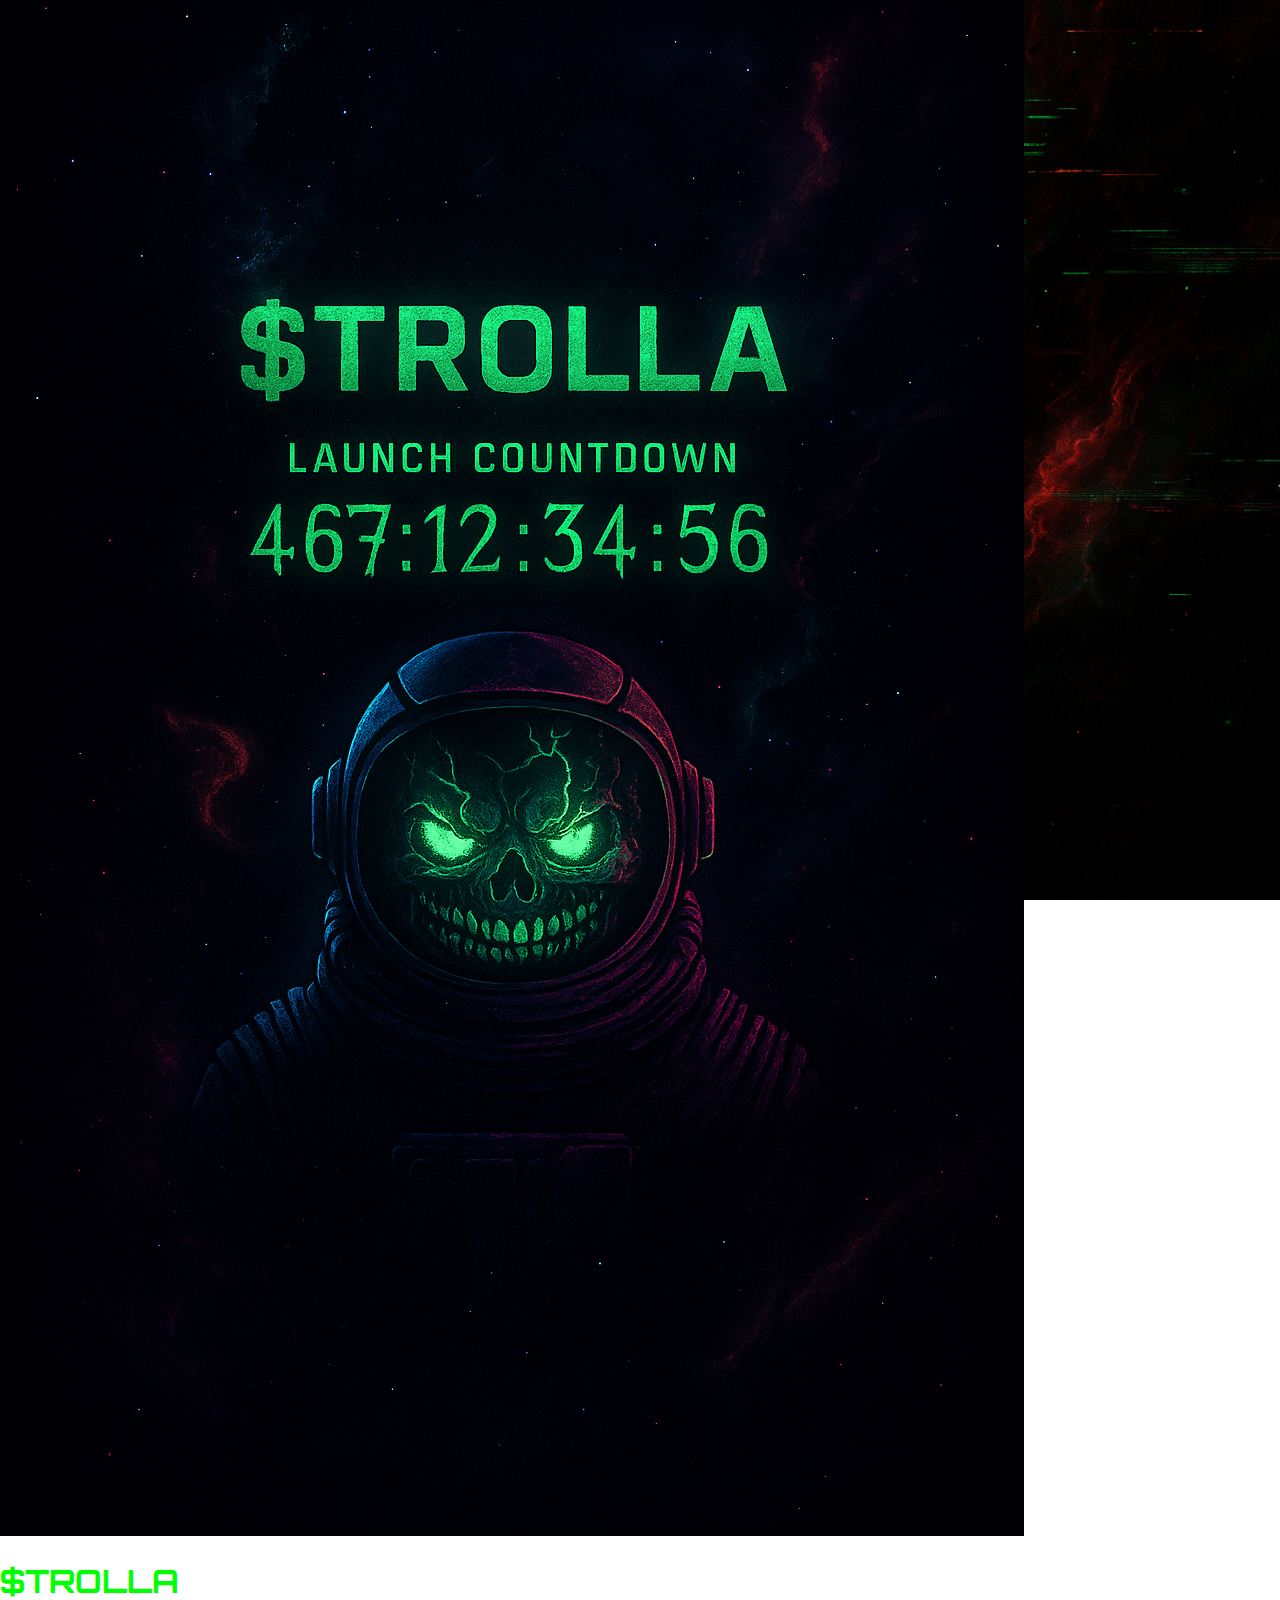
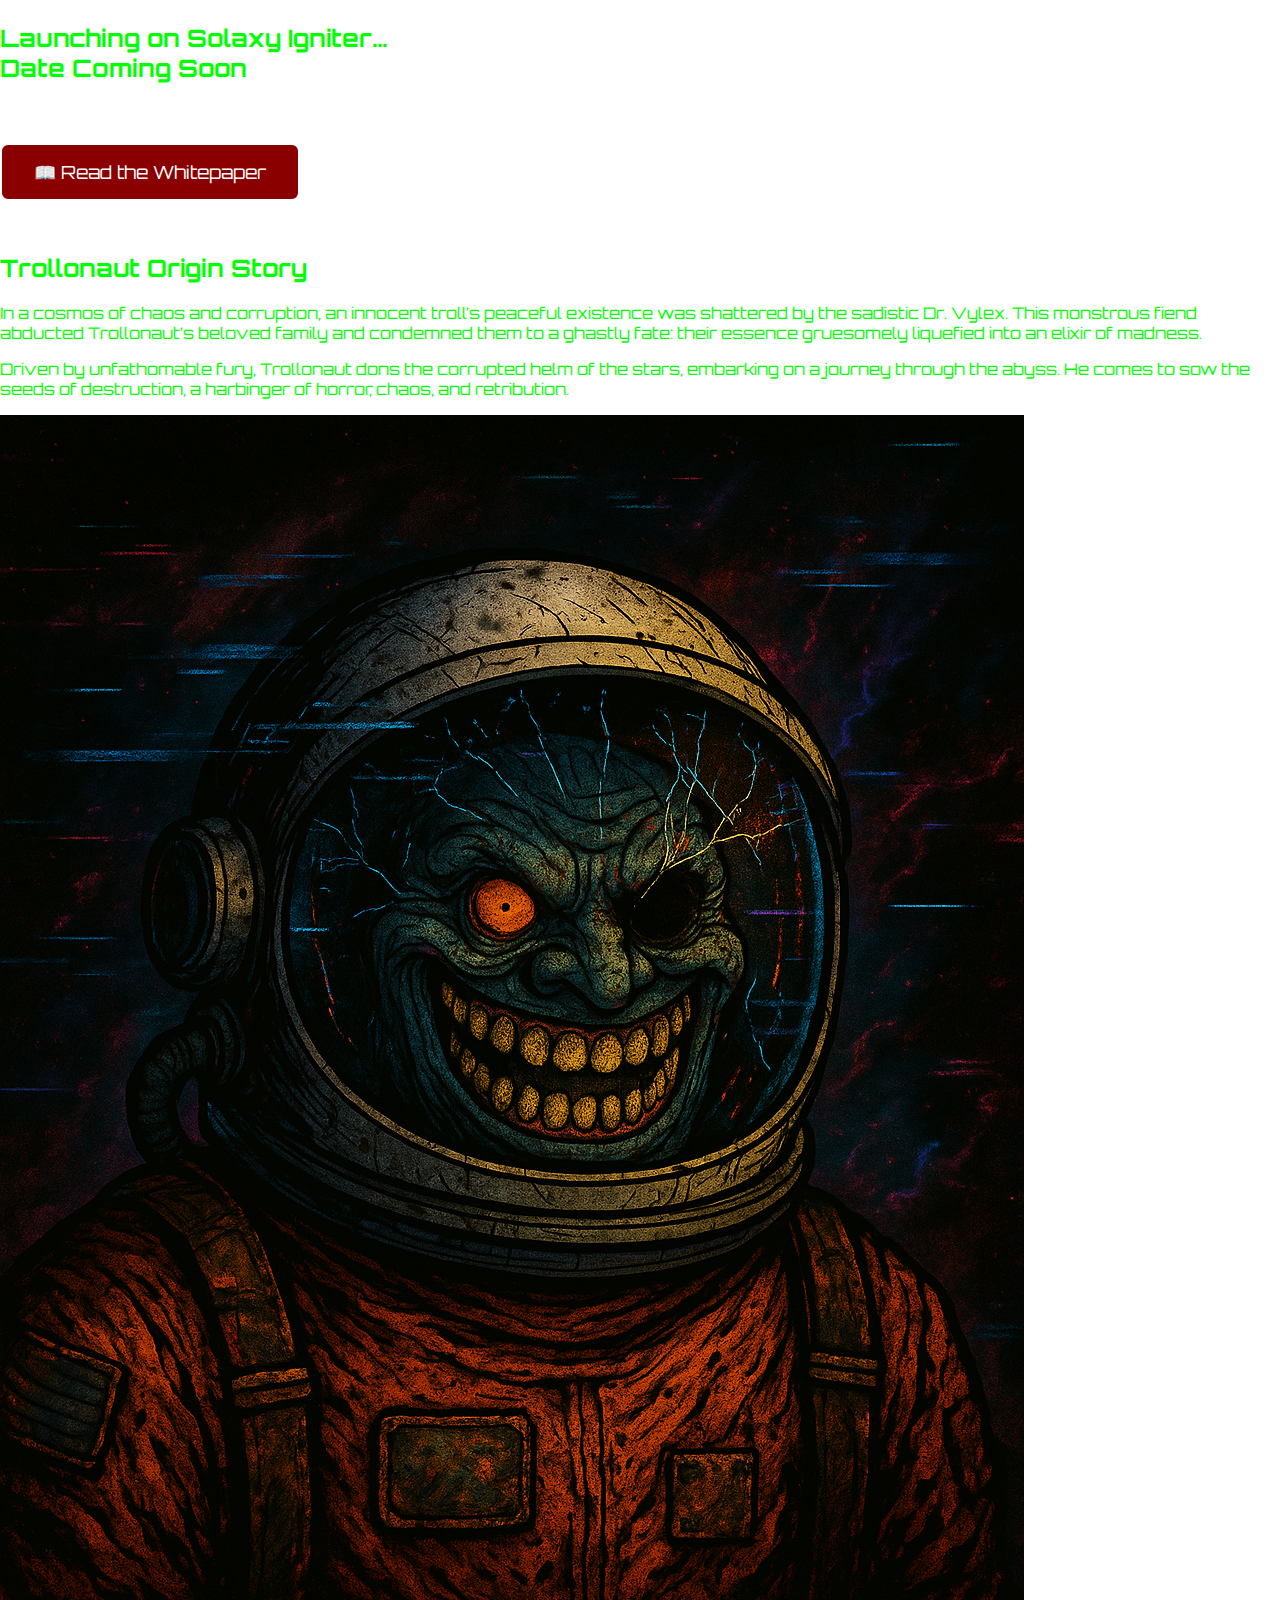
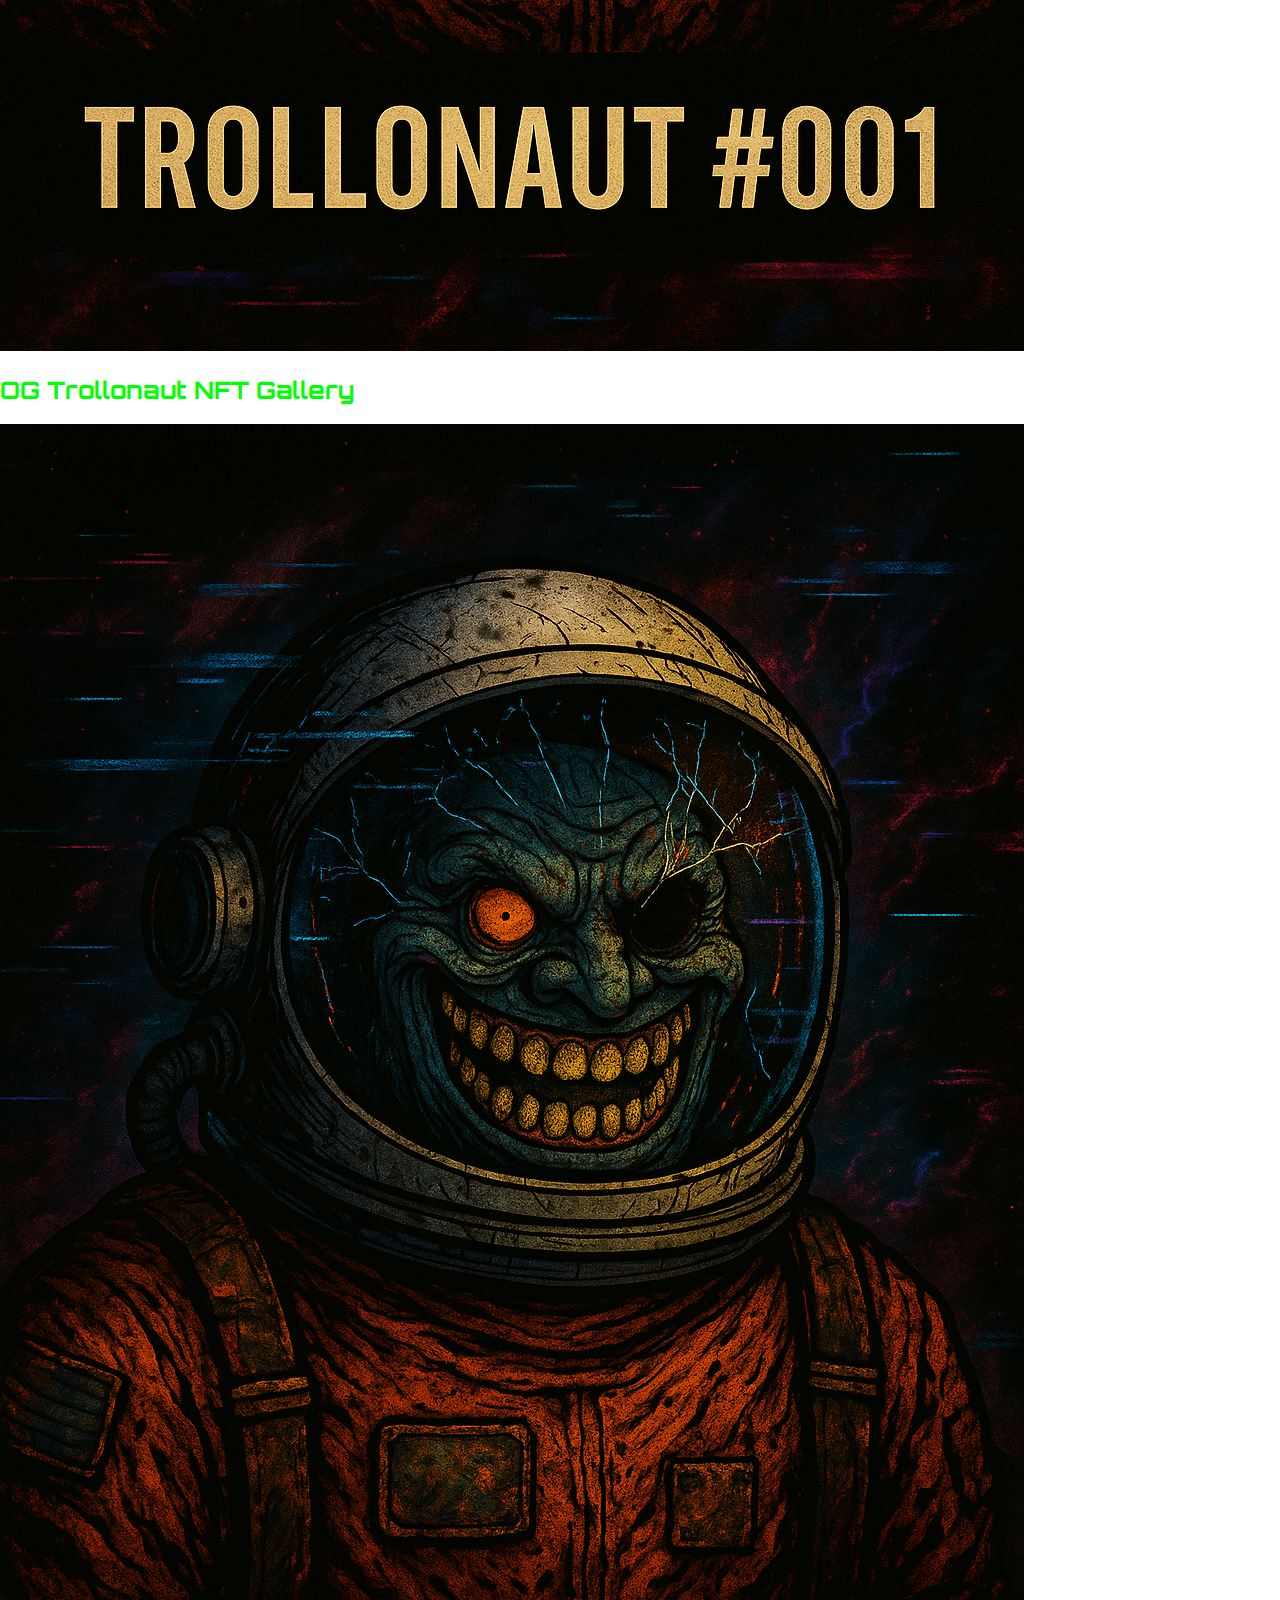
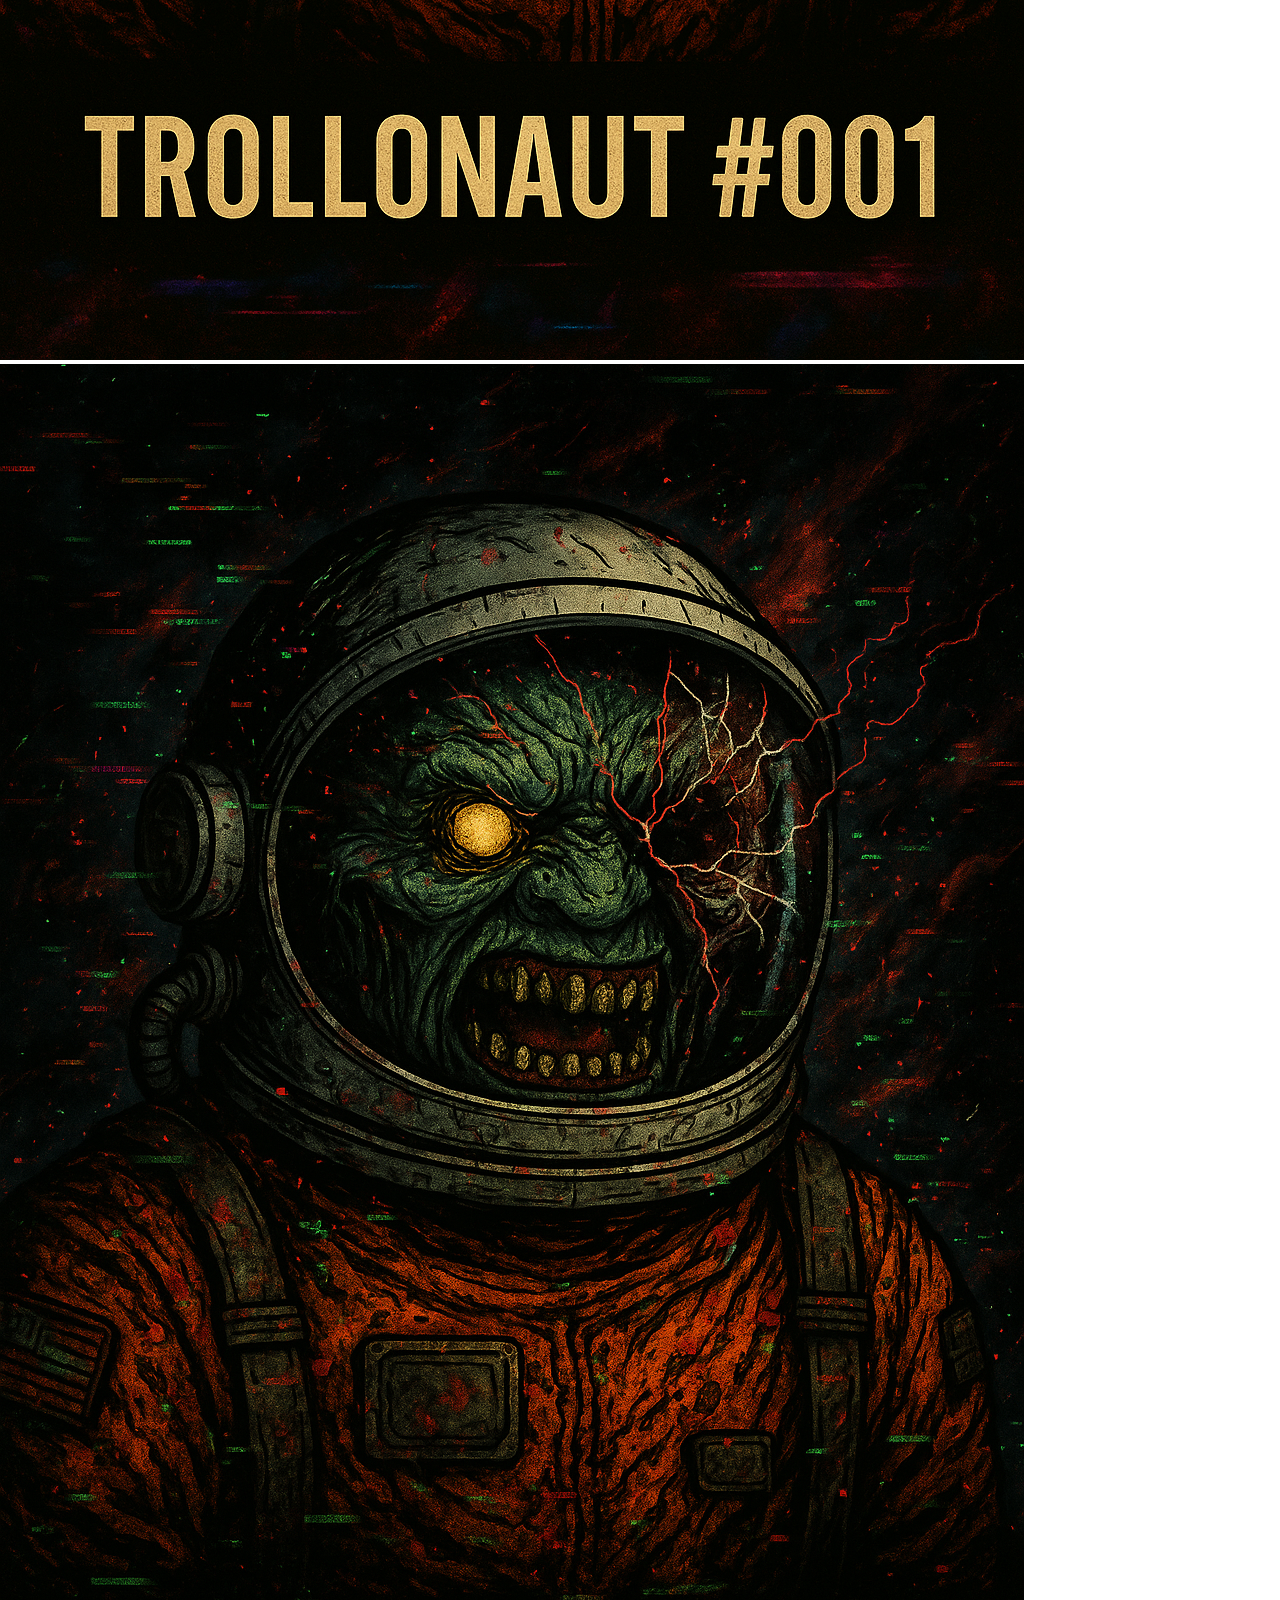
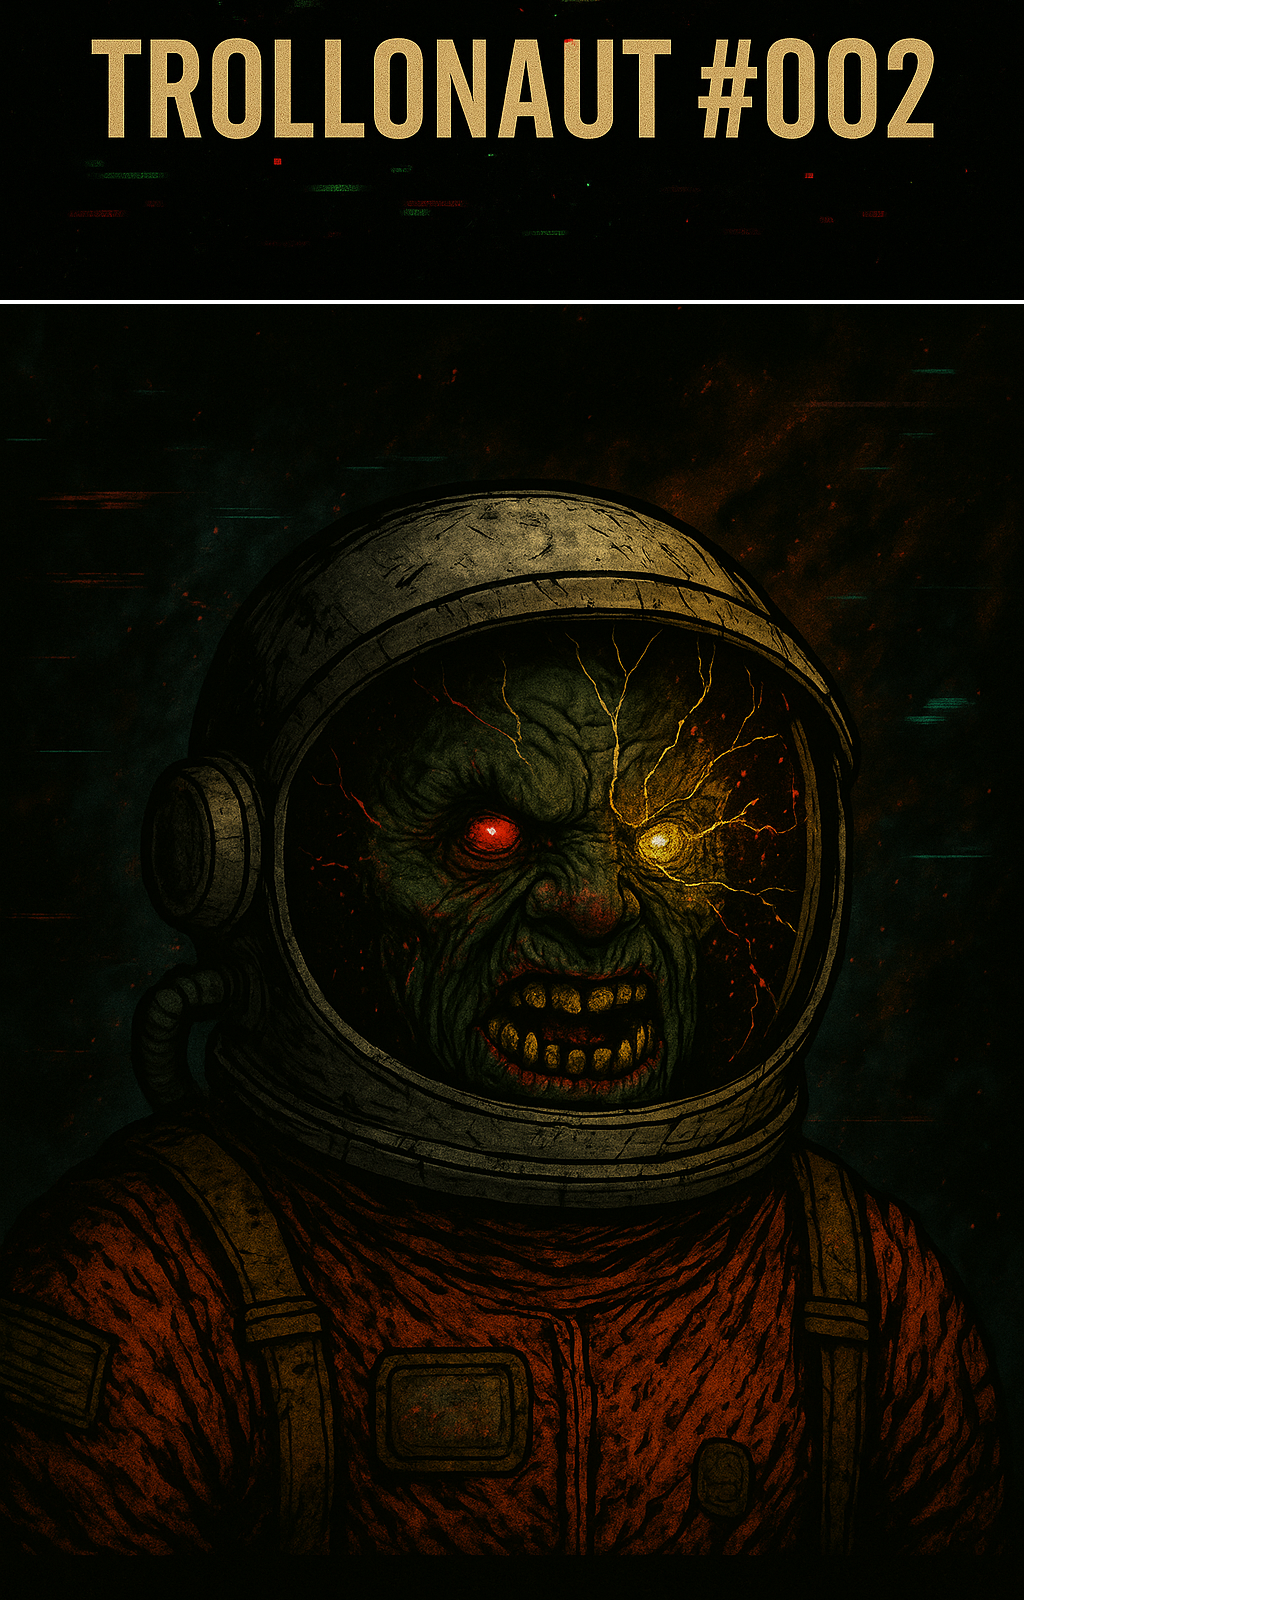
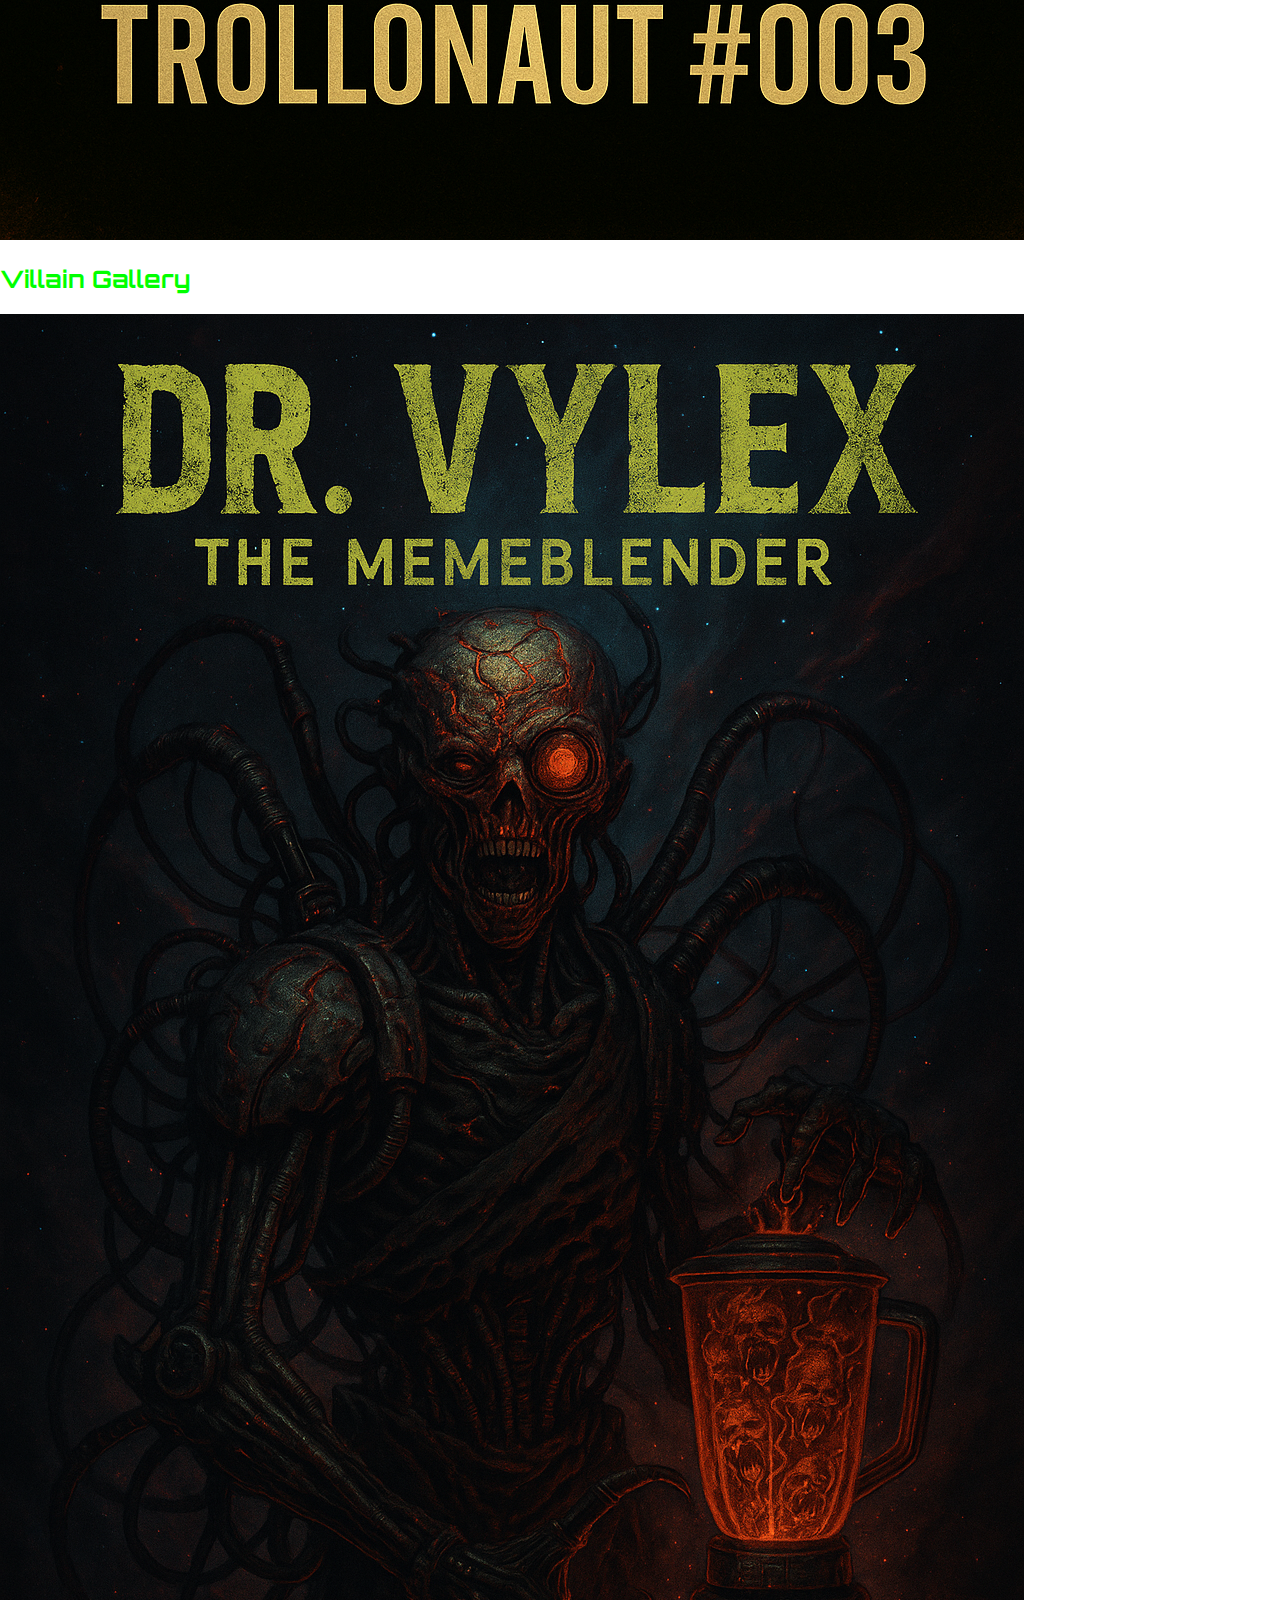
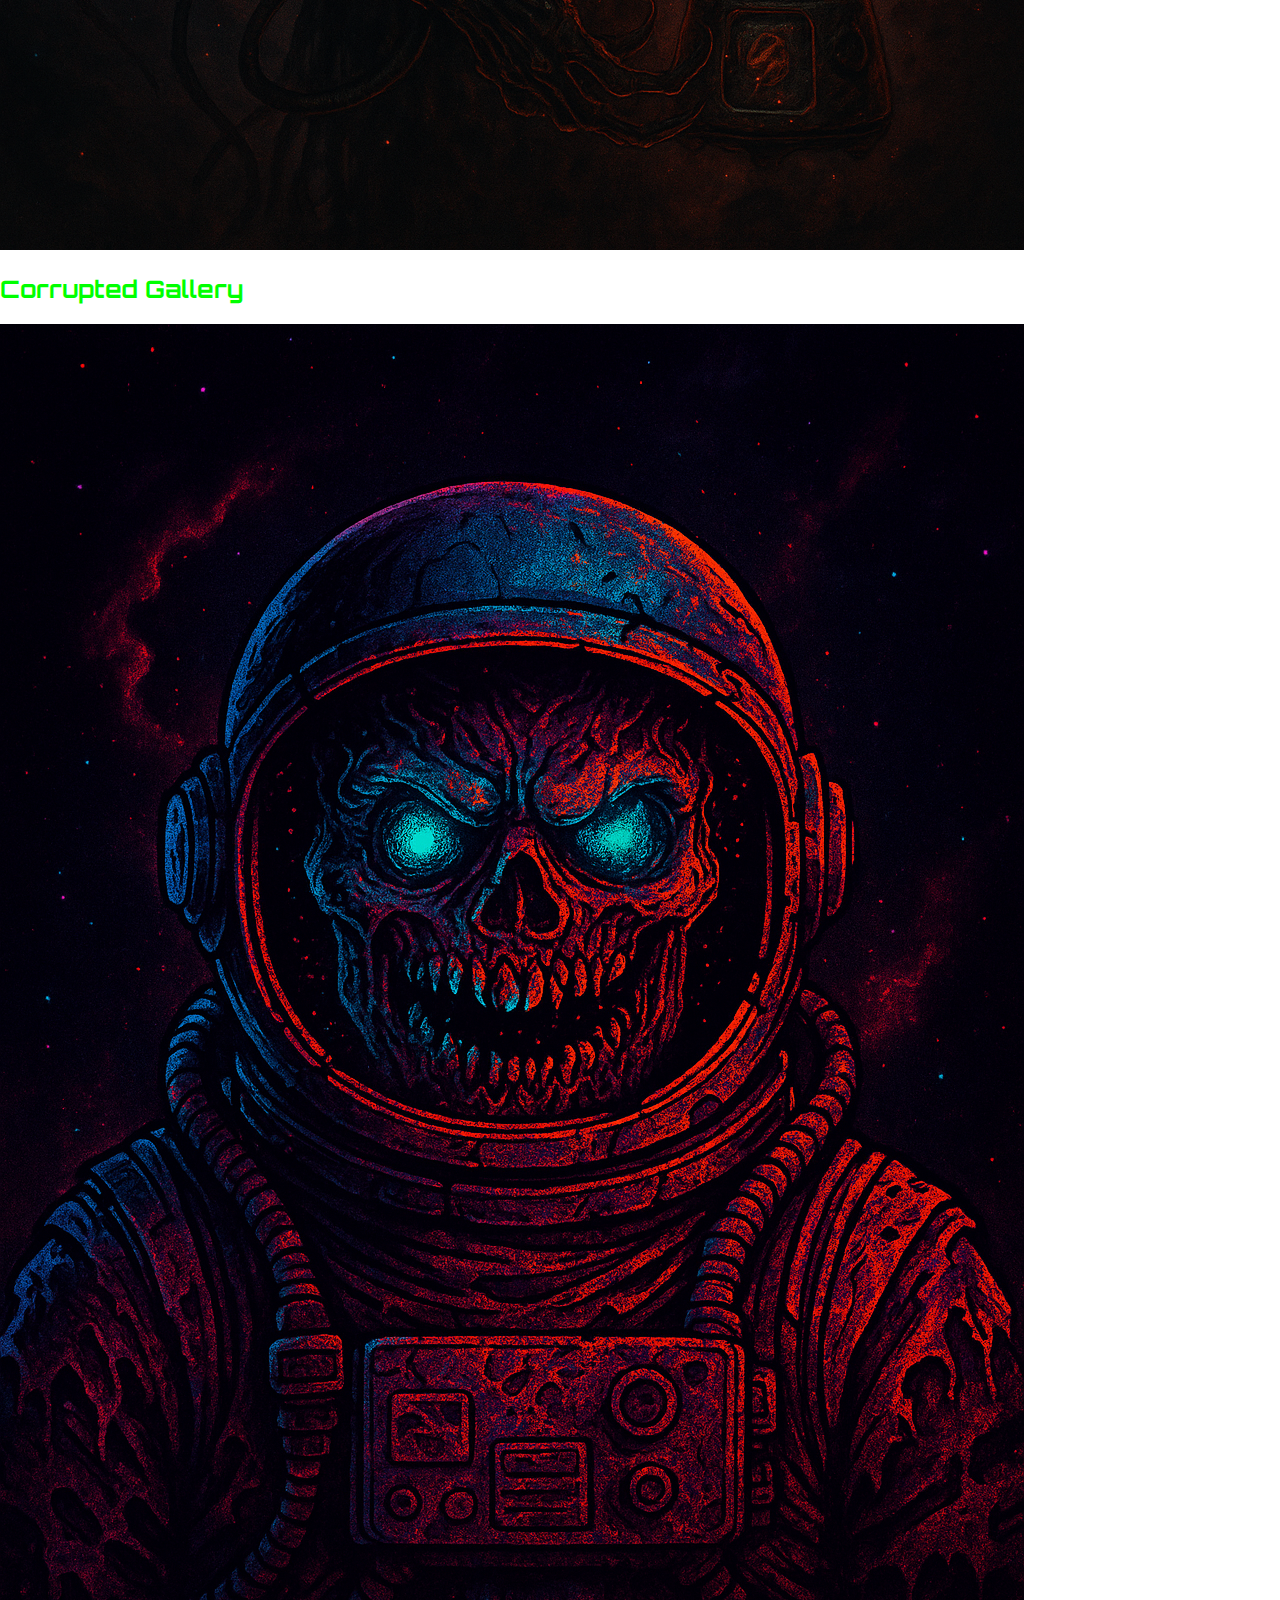
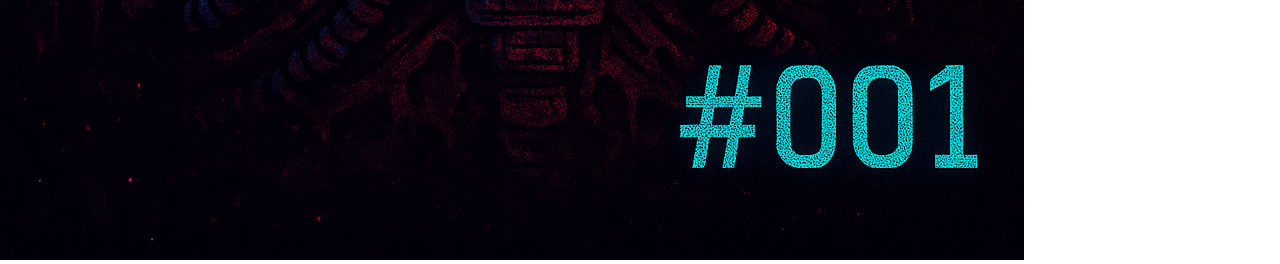
<file: index.html>
<!DOCTYPE html>
<html lang="en">
<head>
  <meta charset="UTF-8">
  <meta name="viewport" content="width=device-width, initial-scale=1">
  <title>$TROLLA Homepage</title>
  <link rel="stylesheet" href="style.css">
  <link href="https://fonts.googleapis.com/css2?family=Orbitron:wght@600&display=swap" rel="stylesheet">
</head>
<body>
  <header class="hero">
    <img src="/assets/hero_banner.png" alt="Trollonaut Hero Banner" class="hero-image">
  </header>

  <section id="launch" class="section-center">
    <h1>$TROLLA</h1>
    <h2>Launching on Solaxy Igniter...<br>Date Coming Soon</h2>
    <br><br>
    <a href="/whitepaper/whitepaper.html" class="whitepaper-button">📖 Read the Whitepaper</a>
  </section>

  <section id="story" class="section-center">
    <h2>Trollonaut Origin Story</h2>
    <p>In a cosmos of chaos and corruption, an innocent troll’s peaceful existence was shattered by the sadistic Dr. Vylex. This monstrous fiend abducted Trollonaut’s beloved family and condemned them to a ghastly fate: their essence gruesomely liquefied into an elixir of madness.</p>
    <p>Driven by unfathomable fury, Trollonaut dons the corrupted helm of the stars, embarking on a journey through the abyss. He comes to sow the seeds of destruction, a harbinger of horror, chaos, and retribution.</p>
    <img src="Trollonaut_001.png" alt="Trollonaut #001" class="story-image">
  </section>

  <section id="galleries" class="section-center">
    <h2>OG Trollonaut NFT Gallery</h2>
    <div class="gallery">
      <img src="Trollonaut_001.png" alt="Trollonaut #001">
      <img src="Trollonaut_002.png" alt="Trollonaut #002">
      <img src="Trollonaut_003.png" alt="Trollonaut #003">
    </div>

    <h2>Villain Gallery</h2>
    <div class="gallery">
      <img src="/assets/Dr_Vylex_NFT_1.png" alt="Dr. Vylex">
    </div>

    <h2>Corrupted Gallery</h2>
    <div class="gallery">
      <img src="/assets/corrupted_001.png" alt="Corrupted #001">
    </div>
  </section>
</body>
</html>
</file>
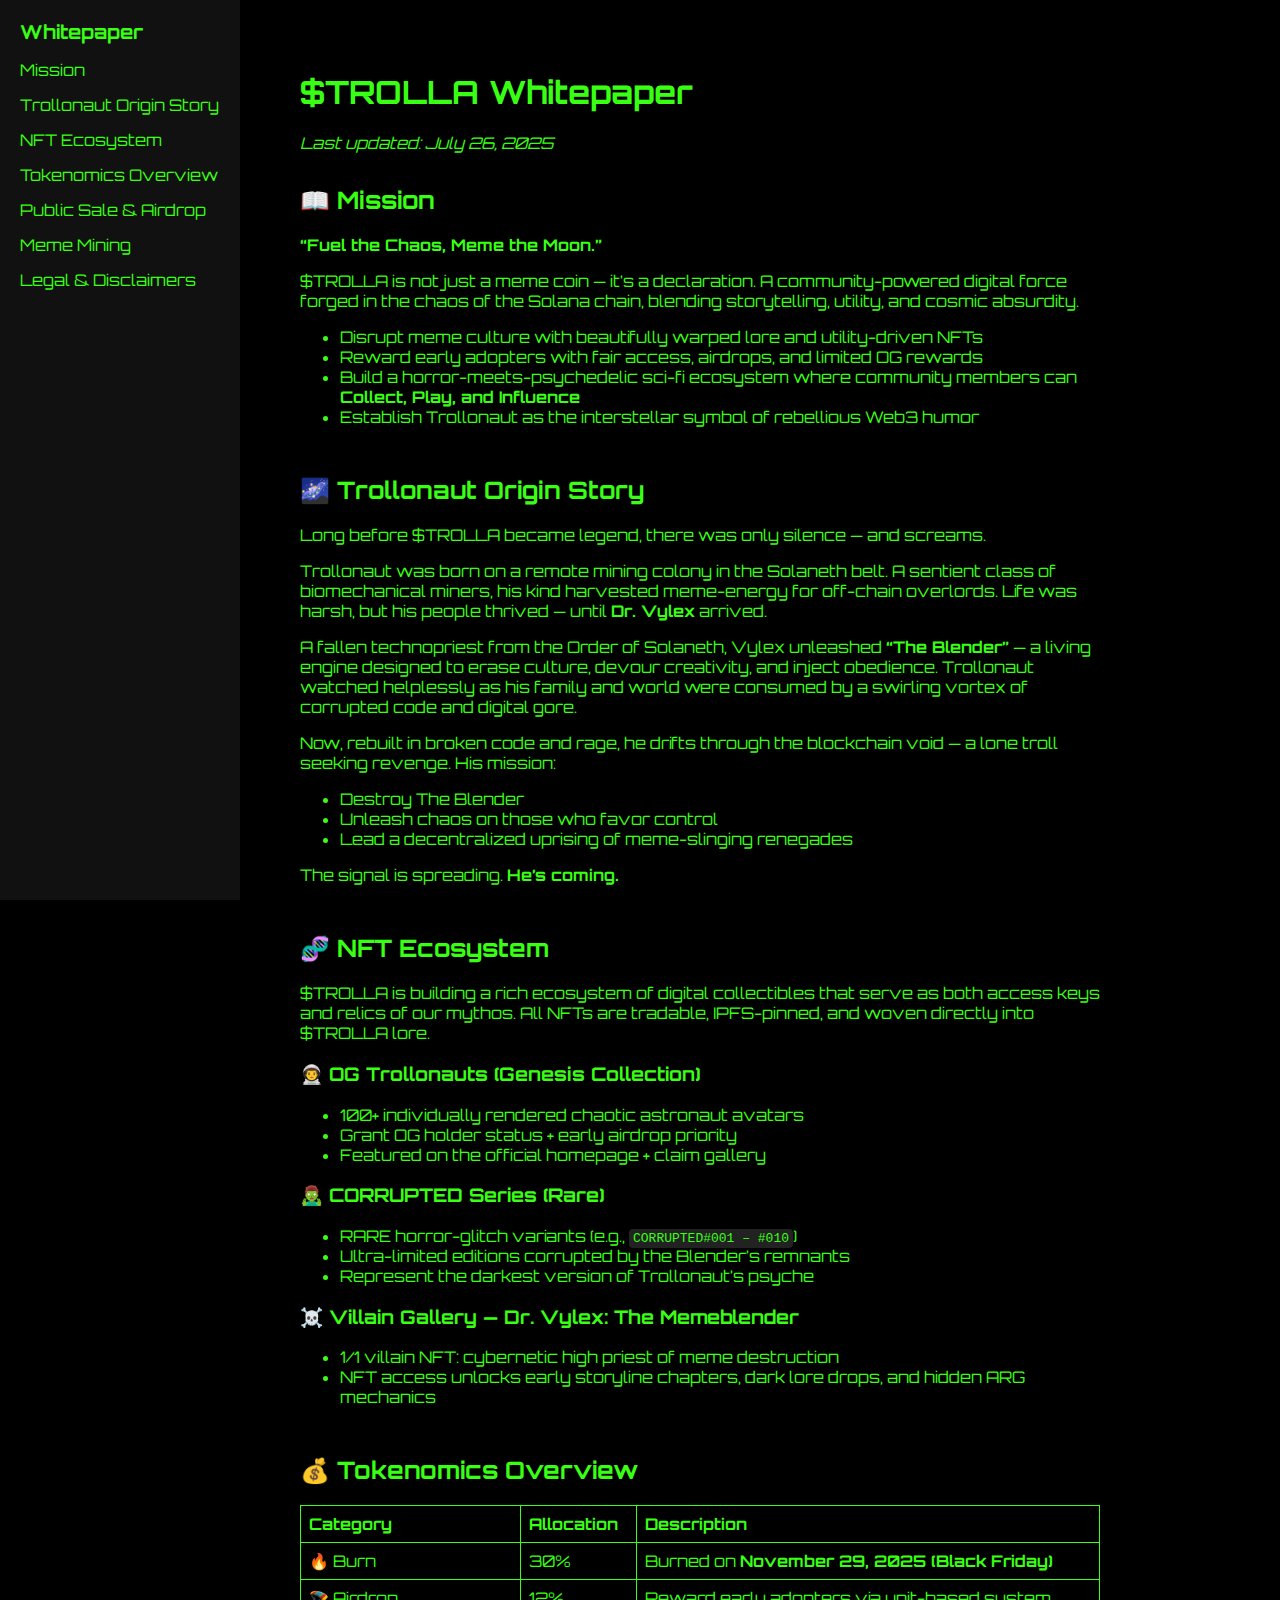
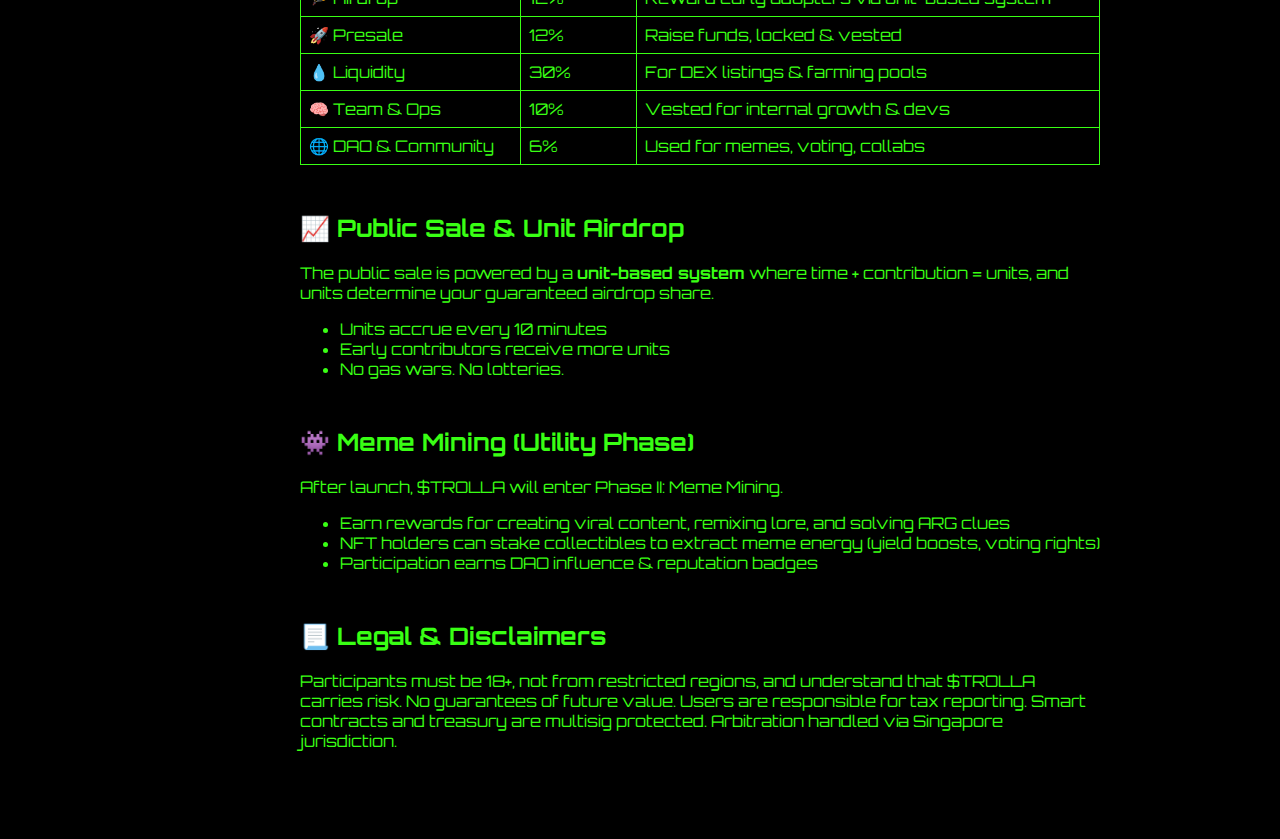
<file: whitepaper/whitepaper.html>
<!DOCTYPE html>
<html lang="en">
<head>
  <meta charset="UTF-8">
  <meta name="viewport" content="width=device-width, initial-scale=1">
  <title>$TROLLA Whitepaper</title>
  <link href="https://fonts.googleapis.com/css2?family=Orbitron:wght@400;600&display=swap" rel="stylesheet">
  <style>
    body { margin: 0; font-family: 'Orbitron', sans-serif; background-color: #000; color: #39ff14; }
    .container { display: flex; }
    nav.sidebar { width: 240px; background: #111; height: 100vh; position: fixed; overflow-y: auto; padding: 20px; box-sizing: border-box; }
    nav.sidebar h2 { font-size: 1.2rem; margin-top: 0; }
    nav.sidebar ul { list-style: none; padding: 0; }
    nav.sidebar li { margin: 15px 0; }
    nav.sidebar a { color: #39ff14; text-decoration: none; transition: color 0.2s; }
    nav.sidebar a:hover { color: #fff; }
    main.content { margin-left: 260px; padding: 40px; max-width: 800px; }
    main.content h1, main.content h2 { margin-top: 2rem; }
    section { margin-bottom: 3rem; }
    table { width: 100%; border-collapse: collapse; margin-top: 1rem; }
    table, th, td { border: 1px solid #39ff14; }
    th, td { padding: 8px; text-align: left; }
    code { background: #222; padding: 2px 4px; border-radius: 4px; }
  </style>
</head>
<body>
  <div class="container">
    <nav class="sidebar">
      <h2>Whitepaper</h2>
      <ul>
        <li><a href="#mission">Mission</a></li>
        <li><a href="#origin">Trollonaut Origin Story</a></li>
        <li><a href="#nft-ecosystem">NFT Ecosystem</a></li>
        <li><a href="#tokenomics">Tokenomics Overview</a></li>
        <li><a href="#public-sale">Public Sale & Airdrop</a></li>
        <li><a href="#meme-mining">Meme Mining</a></li>
        <li><a href="#legal">Legal & Disclaimers</a></li>
      </ul>
    </nav>
    <main class="content">
      <h1>$TROLLA Whitepaper</h1>
      <p><em>Last updated: July 26, 2025</em></p>
      <section id="mission">
        <h2>📖 Mission</h2>
        <p><strong>“Fuel the Chaos, Meme the Moon.”</strong></p>
        <p>$TROLLA is not just a meme coin — it’s a declaration. A community-powered digital force forged in the chaos of the Solana chain, blending storytelling, utility, and cosmic absurdity.</p>
        <ul>
          <li>Disrupt meme culture with beautifully warped lore and utility-driven NFTs</li>
          <li>Reward early adopters with fair access, airdrops, and limited OG rewards</li>
          <li>Build a horror-meets-psychedelic sci-fi ecosystem where community members can <strong>Collect, Play, and Influence</strong></li>
          <li>Establish Trollonaut as the interstellar symbol of rebellious Web3 humor</li>
        </ul>
      </section>
      <section id="origin">
        <h2>🌌 Trollonaut Origin Story</h2>
        <p>Long before $TROLLA became legend, there was only silence — and screams.</p>
        <p>Trollonaut was born on a remote mining colony in the Solaneth belt. A sentient class of biomechanical miners, his kind harvested meme-energy for off-chain overlords. Life was harsh, but his people thrived — until <strong>Dr. Vylex</strong> arrived.</p>
        <p>A fallen technopriest from the Order of Solaneth, Vylex unleashed <strong>“The Blender”</strong> — a living engine designed to erase culture, devour creativity, and inject obedience. Trollonaut watched helplessly as his family and world were consumed by a swirling vortex of corrupted code and digital gore.</p>
        <p>Now, rebuilt in broken code and rage, he drifts through the blockchain void — a lone troll seeking revenge. His mission:</p>
        <ul>
          <li>Destroy The Blender</li>
          <li>Unleash chaos on those who favor control</li>
          <li>Lead a decentralized uprising of meme-slinging renegades</li>
        </ul>
        <p>The signal is spreading. <strong>He’s coming.</strong></p>
      </section>
      <section id="nft-ecosystem">
        <h2>🧬 NFT Ecosystem</h2>
        <p>$TROLLA is building a rich ecosystem of digital collectibles that serve as both access keys and relics of our mythos. All NFTs are tradable, IPFS-pinned, and woven directly into $TROLLA lore.</p>
        <h3>👨‍🚀 OG Trollonauts (Genesis Collection)</h3>
        <ul>
          <li>100+ individually rendered chaotic astronaut avatars</li>
          <li>Grant OG holder status + early airdrop priority</li>
          <li>Featured on the official homepage + claim gallery</li>
        </ul>
        <h3>🧟‍♂️ CORRUPTED Series (Rare)</h3>
        <ul>
          <li>RARE horror-glitch variants (e.g., <code>CORRUPTED#001 – #010</code>)</li>
          <li>Ultra-limited editions corrupted by the Blender’s remnants</li>
          <li>Represent the darkest version of Trollonaut’s psyche</li>
        </ul>
        <h3>☠️ Villain Gallery — Dr. Vylex: The Memeblender</h3>
        <ul>
          <li>1/1 villain NFT: cybernetic high priest of meme destruction</li>
          <li>NFT access unlocks early storyline chapters, dark lore drops, and hidden ARG mechanics</li>
        </ul>
      </section>
      <section id="tokenomics">
        <h2>💰 Tokenomics Overview</h2>
        <table>
          <tr><th>Category</th><th>Allocation</th><th>Description</th></tr>
          <tr><td>🔥 Burn</td><td>30%</td><td>Burned on <strong>November 29, 2025 (Black Friday)</strong></td></tr>
          <tr><td>🪂 Airdrop</td><td>12%</td><td>Reward early adopters via unit-based system</td></tr>
          <tr><td>🚀 Presale</td><td>12%</td><td>Raise funds, locked & vested</td></tr>
          <tr><td>💧 Liquidity</td><td>30%</td><td>For DEX listings & farming pools</td></tr>
          <tr><td>🧠 Team & Ops</td><td>10%</td><td>Vested for internal growth & devs</td></tr>
          <tr><td>🌐 DAO & Community</td><td>6%</td><td>Used for memes, voting, collabs</td></tr>
        </table>
      </section>
      <section id="public-sale">
        <h2>📈 Public Sale & Unit Airdrop</h2>
        <p>The public sale is powered by a <strong>unit-based system</strong> where time + contribution = units, and units determine your guaranteed airdrop share.</p>
        <ul>
          <li>Units accrue every 10 minutes</li>
          <li>Early contributors receive more units</li>
          <li>No gas wars. No lotteries.</li>
        </ul>
      </section>
      <section id="meme-mining">
        <h2>👾 Meme Mining (Utility Phase)</h2>
        <p>After launch, $TROLLA will enter Phase II: Meme Mining.</p>
        <ul>
          <li>Earn rewards for creating viral content, remixing lore, and solving ARG clues</li>
          <li>NFT holders can stake collectibles to extract meme energy (yield boosts, voting rights)</li>
          <li>Participation earns DAO influence & reputation badges</li>
        </ul>
      </section>
      <section id="legal">
        <h2>📃 Legal & Disclaimers</h2>
        <p>Participants must be 18+, not from restricted regions, and understand that $TROLLA carries risk. No guarantees of future value. Users are responsible for tax reporting. Smart contracts and treasury are multisig protected. Arbitration handled via Singapore jurisdiction.</p>
      </section>
    </main>
  </div>
</body>
</html>
</file>
<file: style.css>
/* Full-screen background */
body {
  margin: 0;
  padding: 0;
  background: url('assets/assets/eldritch-void-bg.png') no-repeat top center / cover;
  background-attachment: fixed;
  color: #0f0;
  font-family: 'Orbitron', sans-serif;
  overflow-x: hidden;
}

/* Hero & Widget Container */
.hero-widget-container {
  display: flex;
  justify-content: space-around;    /* space around panes for central focus */
  align-items: flex-start;
  padding-top: 30vh;               /* adjust to push content below logo */
  width: 100%;
  box-sizing: border-box;
}

/* Left pane: narrow left column */
.left-pane {
  flex: 0 0 25%;                     /* occupies 25% width */
  display: flex;
  flex-direction: column;
  align-items: flex-start;
  margin-left: 5%;                  /* pad away from edge */
}

/* Right pane: narrow right column */
.right-pane {
  flex: 0 0 25%;                     /* occupies 25% width */
  display: flex;
  flex-direction: column;
  align-items: flex-end;
  margin-right: 5%;                 /* pad away from edge */
}

/* Hero title & subtitle */
.hero-title {
  font-size: 4rem;
  text-shadow: 3px 3px 6px #ff0000;
  margin: 0;
}
.hero-subtitle {
  font-size: 1.5rem;
  margin: 1rem 0 2rem;
}

/* Whitepaper Button */
.whitepaper-button {
  display: inline-block;
  margin-bottom: 2rem;
  padding: 1rem 2rem;
  font-size: 1.125rem;
  color: #fff;
  background-color: #8a0000;
  border: 2px solid #fff;
  border-radius: 8px;
  animation: glow 1.5s infinite alternate;
  text-decoration: none;
}
@keyframes glow {
  from { box-shadow: 0 0 8px #ff0000; }
  to   { box-shadow: 0 0 20px #ff0000; }
}

/* Presale Widget */
#trolla-widget {
  width: 100%;
  background: rgba(0,0,0,0.75);
  padding: 1.5rem;
  border: 2px solid #444;
  border-radius: 0.5rem;
}
#trolla-widget h3 {
  color: #0f0;
  margin: 0 0 1rem;
}
#trolla-widget button {
  background: #ff3e00;
  color: #fff;
  border: none;
  padding: 0.75rem 1.25rem;
  border-radius: 0.375rem;
  cursor: pointer;
  font-size: 1rem;
}
#trolla-widget button:disabled {
  opacity: 0.6;
  cursor: default;
}
#trolla-widget .stat {
  margin: 0.75rem 0;
  color: #eee;
}
#trolla-widget .stat span {
  font-weight: bold;
}
#trolla-widget #walletInfo {
  margin-top: 1rem;
  font-size: 0.875rem;
  word-break: break-all;
}
</file>
